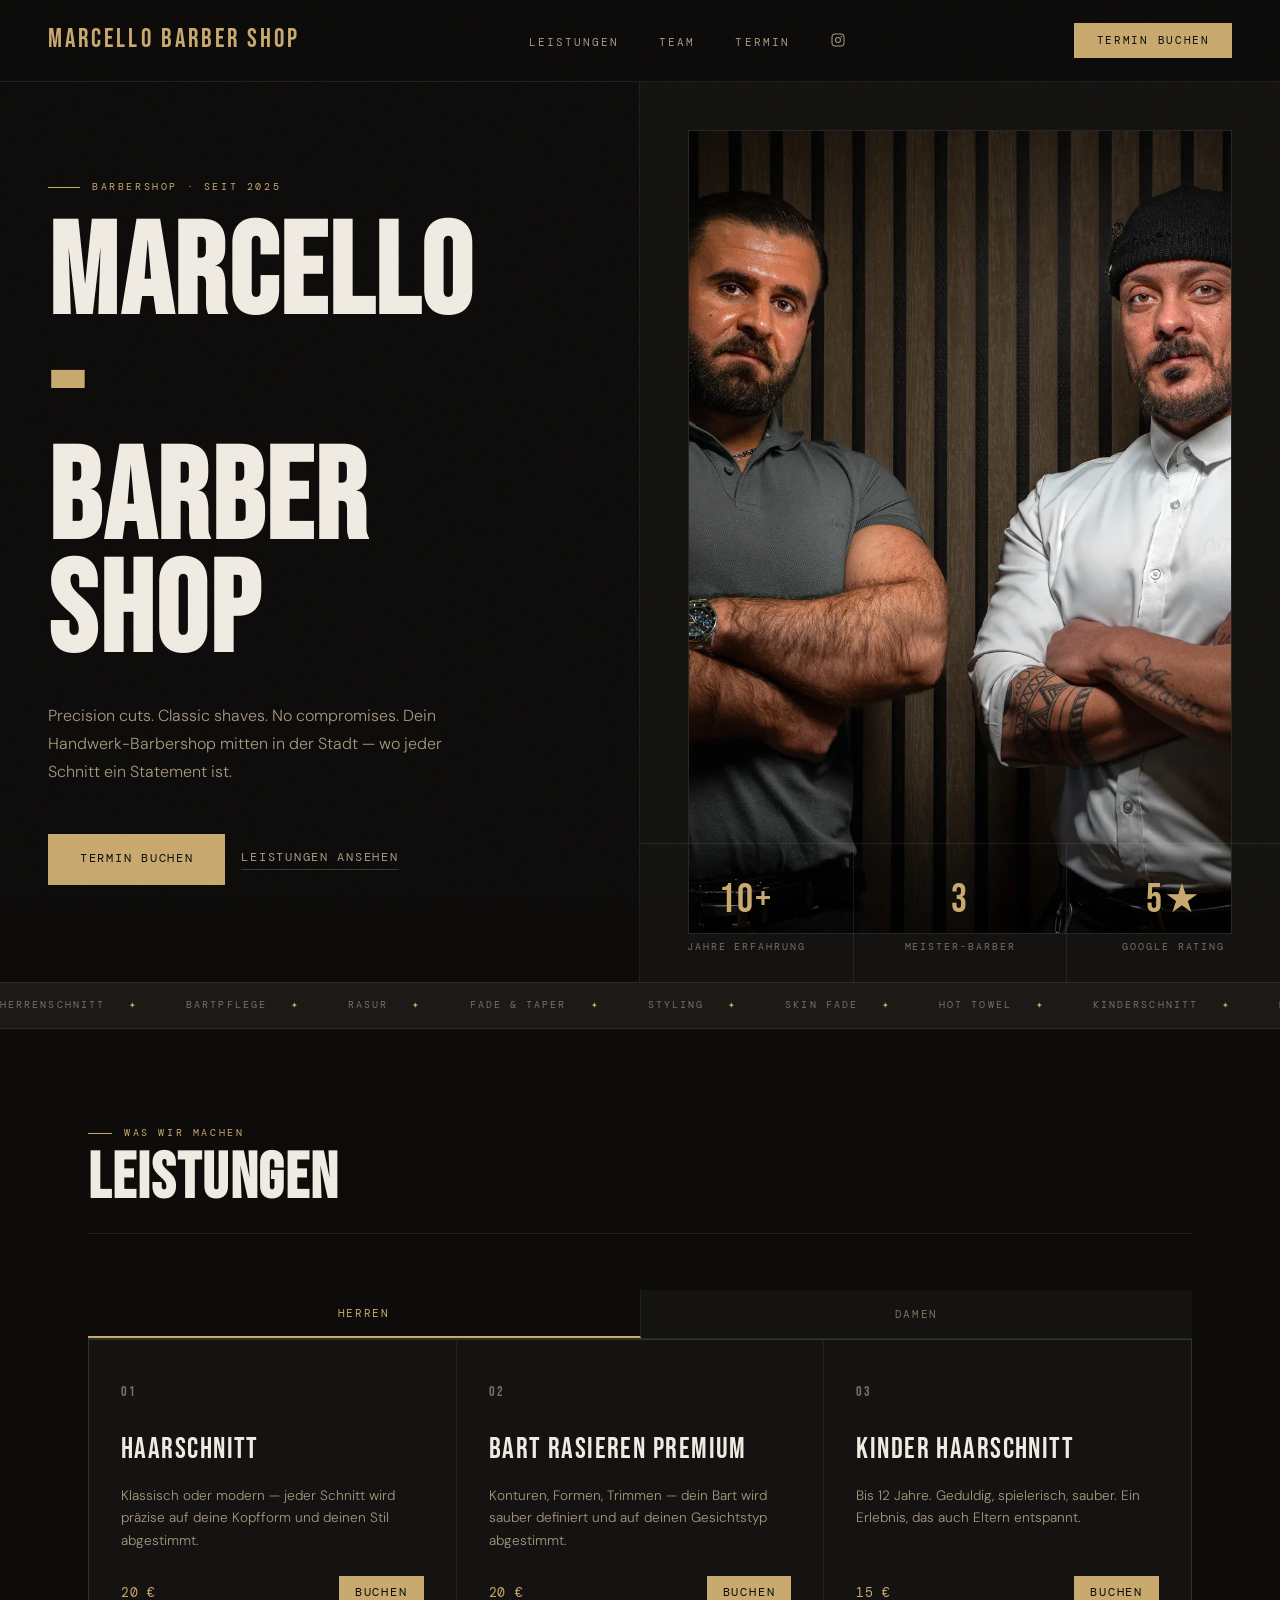
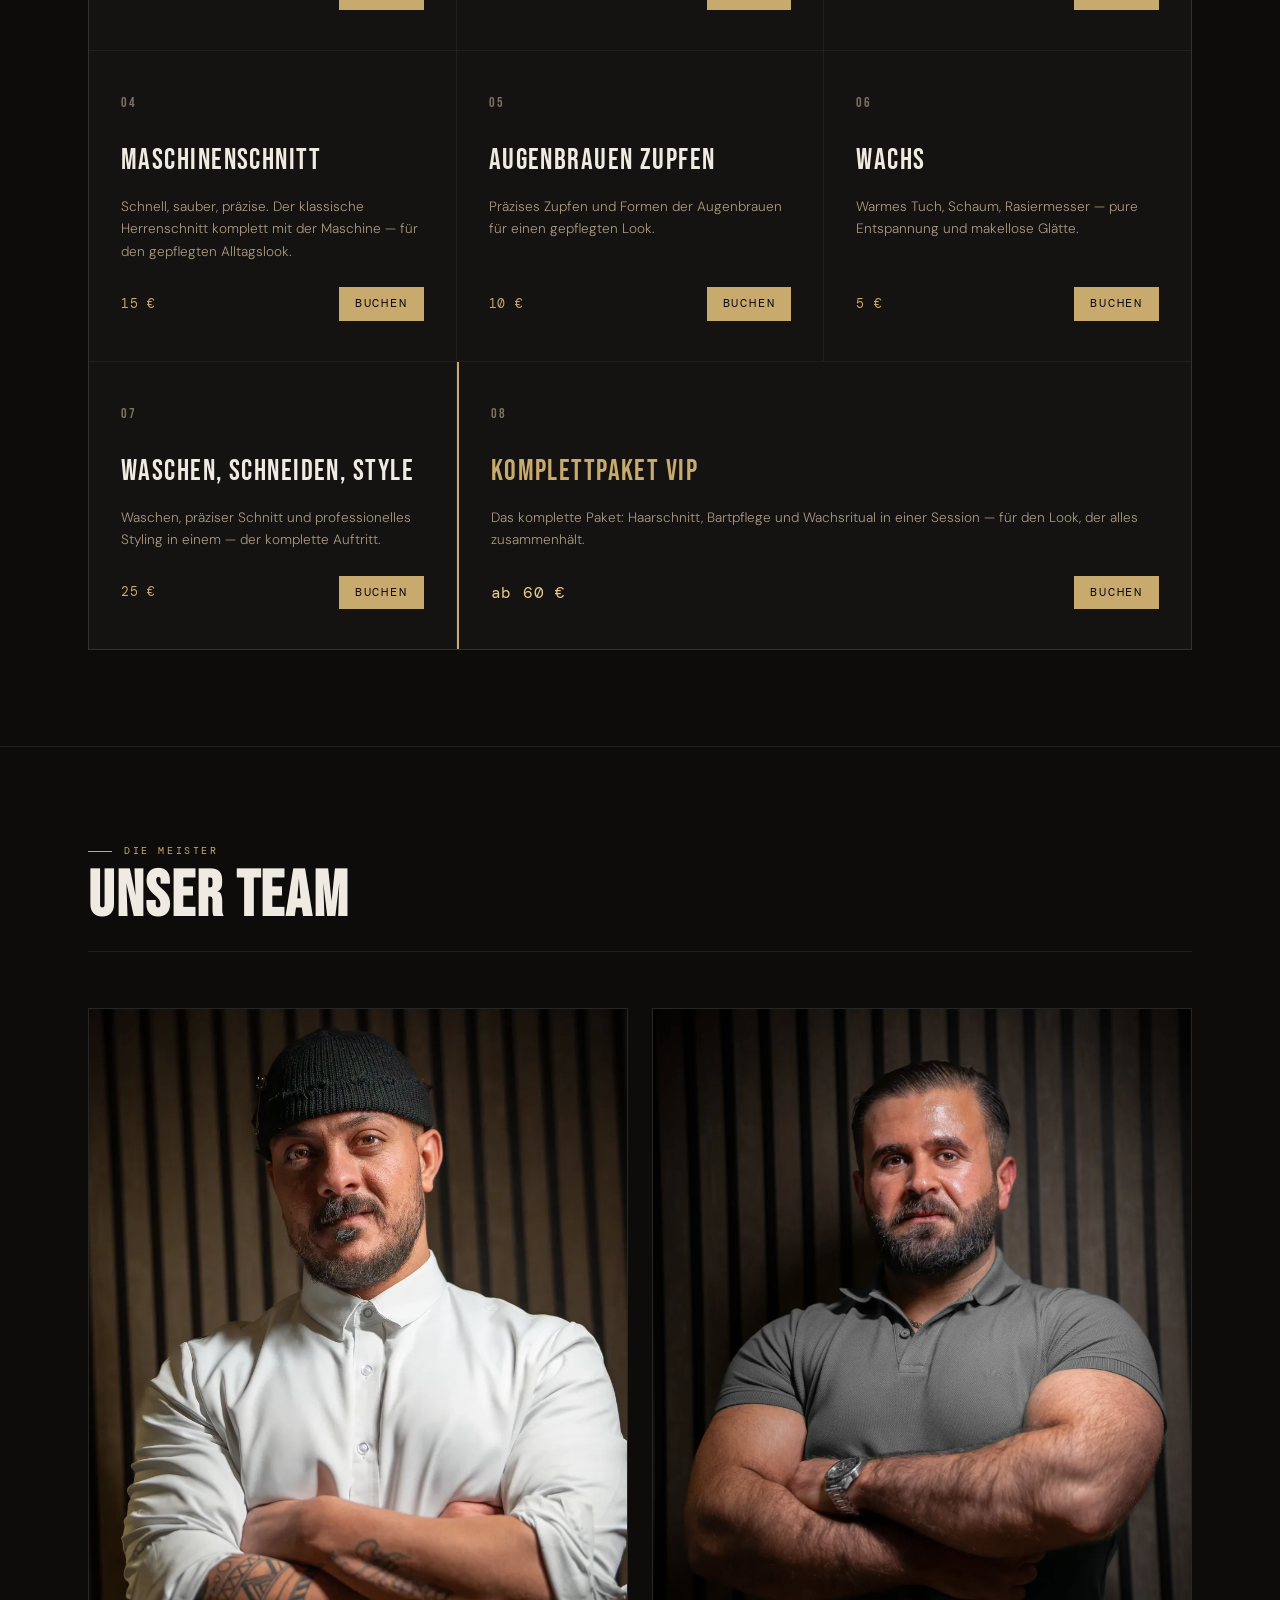
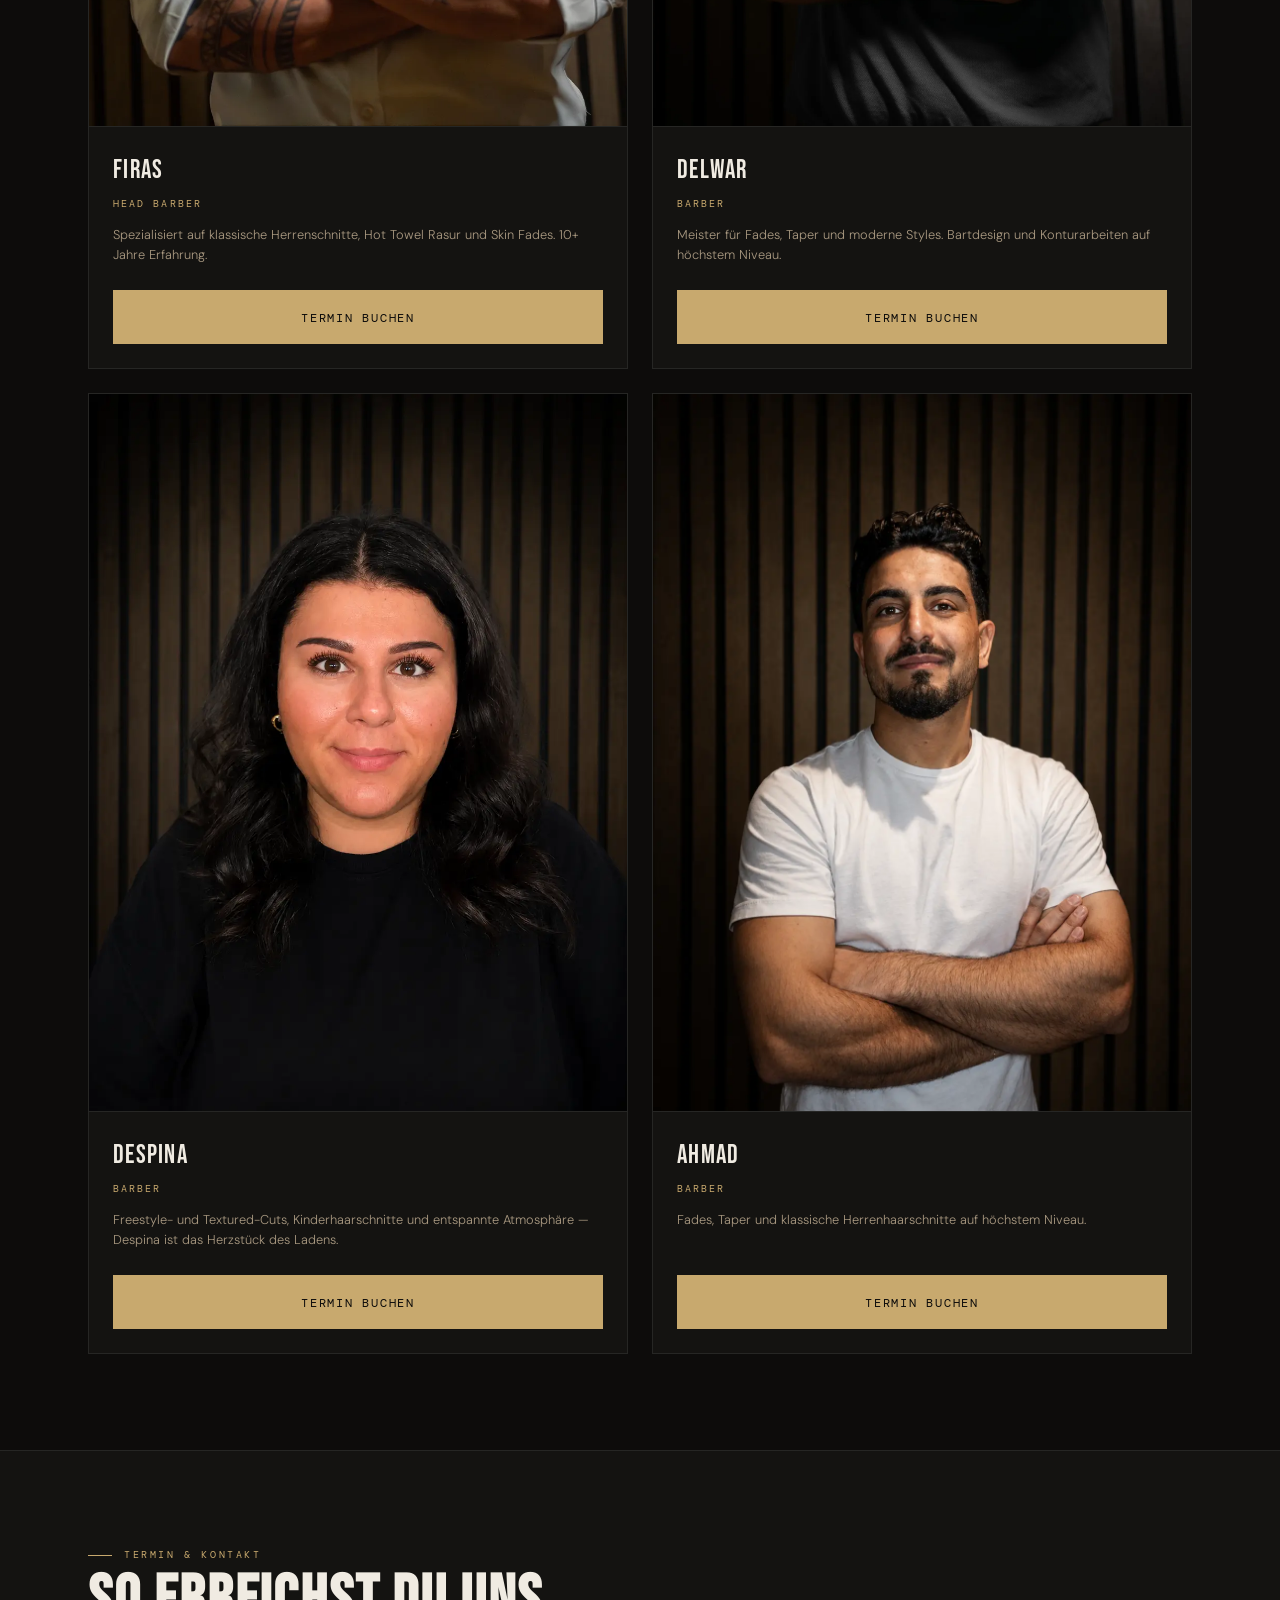
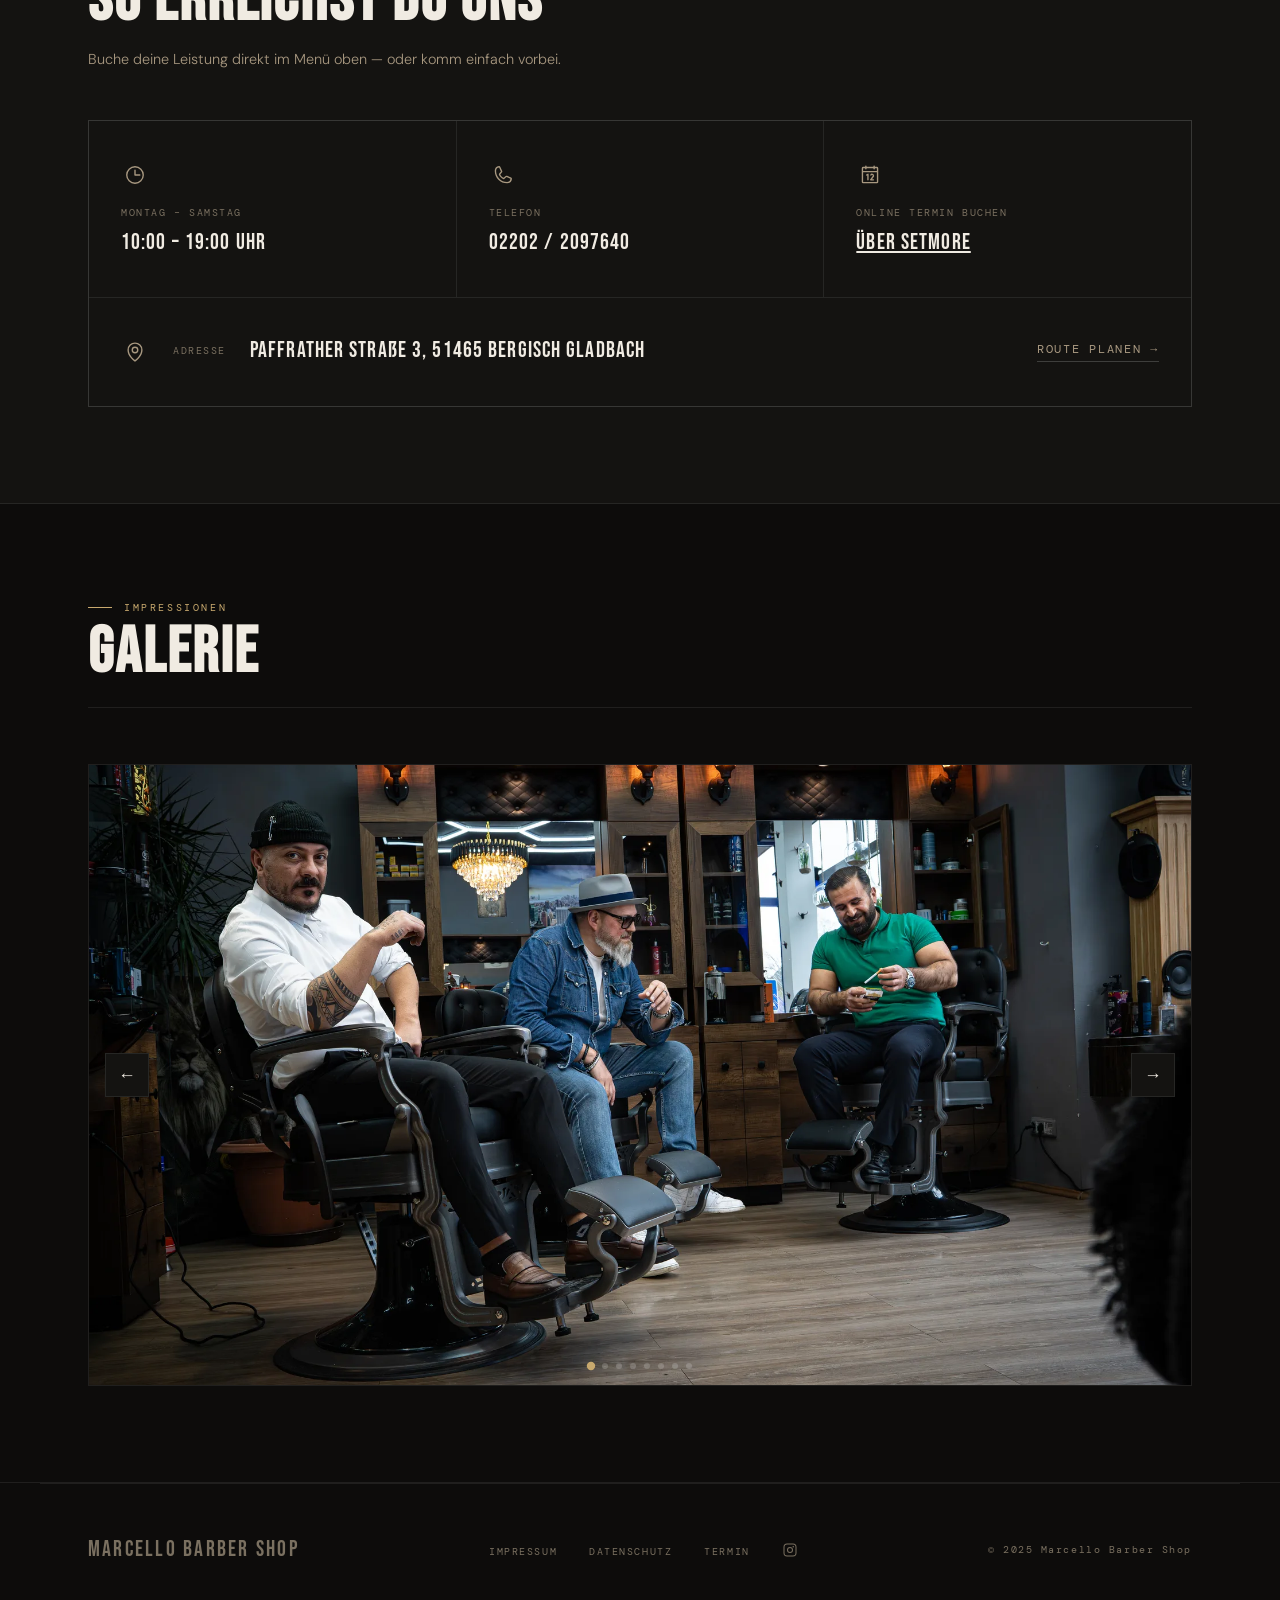
<file: index.html>
<!doctype html>
<html lang="de">
  <head>
    <meta charset="UTF-8" />
    <meta name="viewport" content="width=device-width, initial-scale=1.0" />

    <title>Marcello Barber Shop — Bergisch Gladbach</title>
    <meta name="description" content="Dein Barbershop in Bergisch Gladbach. Herrenschnitte, Bartpflege, Damen-Haarstyling & mehr. Jetzt online Termin buchen bei Firas, Delwar oder Despina." />
    <link rel="canonical" href="https://marcello-barber-shop.de/" />
    <link rel="icon" href="./public/favicon.ico" type="image/x-icon" />

    <!-- Open Graph -->
    <meta property="og:type" content="website" />
    <meta property="og:url" content="https://marcello-barber-shop.de/" />
    <meta property="og:title" content="Marcello Barber Shop — Bergisch Gladbach" />
    <meta property="og:description" content="Dein Barbershop in Bergisch Gladbach. Herrenschnitte, Bartpflege, Damen-Haarstyling & mehr. Jetzt online Termin buchen." />
    <meta property="og:image" content="https://marcello-barber-shop.de/assets/images/hero-2.webp" />
    <meta property="og:locale" content="de_DE" />

    <!-- Structured Data: LocalBusiness -->
    <script type="application/ld+json">
    {
      "@context": "https://schema.org",
      "@type": "HairSalon",
      "name": "Marcello Barber Shop",
      "url": "https://marcello-barber-shop.de",
      "telephone": "+4922022097640",
      "address": {
        "@type": "PostalAddress",
        "streetAddress": "Paffrather Straße 3",
        "addressLocality": "Bergisch Gladbach",
        "postalCode": "51465",
        "addressCountry": "DE"
      },
      "openingHoursSpecification": [
        {
          "@type": "OpeningHoursSpecification",
          "dayOfWeek": ["Monday","Tuesday","Wednesday","Thursday","Friday"],
          "opens": "09:00",
          "closes": "19:00"
        },
        {
          "@type": "OpeningHoursSpecification",
          "dayOfWeek": "Saturday",
          "opens": "09:00",
          "closes": "17:00"
        }
      ],
      "priceRange": "€€",
      "image": "https://marcello-barber-shop.de/assets/images/hero-2.webp"
    }
    </script>

    <link rel="stylesheet" href="./assets/styles/fonts.css" />
    <link rel="stylesheet" href="./assets/styles/style.css" />
  </head>
  <body>
    <!-- COOKIE BANNER -->
    <div id="cookie-banner" class="cookie-banner" hidden>
      <p class="cookie-text">
        Diese Website verwendet Cookies. Für die Terminbuchung werden Sie zu
        <strong>Setmore</strong> weitergeleitet.
        <a href="./datenschutz.html">Datenschutz</a>
      </p>
      <div class="cookie-actions">
        <button id="cookie-decline" class="btn-secondary">Ablehnen</button>
        <button id="cookie-accept" class="btn-primary">Akzeptieren</button>
      </div>
    </div>

    <!-- NAV -->
    <nav>
      <a class="nav-logo" href="#">Marcello Barber Shop</a>
      <ul class="nav-links">
        <li><a href="#services">Leistungen</a></li>
        <li><a href="#team">Team</a></li>
        <li><a href="https://barbershopmarcello.setmore.com">Termin</a></li>
        <li>
          <a href="https://www.instagram.com/barbershop_marcello_/" target="_blank" rel="noopener noreferrer" class="nav-instagram" aria-label="Instagram">
            <svg xmlns="http://www.w3.org/2000/svg" width="16" height="16" viewBox="0 0 256 256" fill="currentColor" aria-hidden="true"><path d="M128,80a48,48,0,1,0,48,48A48.05,48.05,0,0,0,128,80Zm0,80a32,32,0,1,1,32-32A32,32,0,0,1,128,160ZM176,24H80A56.06,56.06,0,0,0,24,80v96a56.06,56.06,0,0,0,56,56h96a56.06,56.06,0,0,0,56-56V80A56.06,56.06,0,0,0,176,24Zm40,152a40,40,0,0,1-40,40H80a40,40,0,0,1-40-40V80A40,40,0,0,1,80,40h96a40,40,0,0,1,40,40ZM192,76a12,12,0,1,1-12-12A12,12,0,0,1,192,76Z"/></svg>
          </a>
        </li>
      </ul>
      <a class="nav-cta" href="https://barbershopmarcello.setmore.com"
        >Termin buchen</a
      >
    </nav>

    <!-- HERO -->
    <section class="hero">
      <div class="hero-left">
        <div class="hero-eyebrow">Barbershop · seit 2025</div>
        <h1 class="hero-title">
          Marcello
          <span>-</span>
          Barber Shop
        </h1>
        <p class="hero-desc">
          Precision cuts. Classic shaves. No compromises. Dein
          Handwerk-Barbershop mitten in der Stadt — wo jeder Schnitt ein
          Statement ist.
        </p>
        <div class="hero-actions">
          <a class="btn-primary" href="https://barbershopmarcello.setmore.com"
            >Termin buchen</a
          >
          <a class="btn-secondary" href="#services">Leistungen ansehen</a>
        </div>
      </div>

      <div class="hero-right">
        <div class="hero-img-placeholder">
          <img
            src="./assets/images/hero-2.webp"
            alt="Bild des Friseursalons und des Teams"
            class="hero-img"
          />
        </div>

        <div class="hero-stat-strip">
          <div class="hero-stat">
            <span class="hero-stat-num">10+</span>
            <span class="hero-stat-label">Jahre Erfahrung</span>
          </div>
          <div class="hero-stat">
            <span class="hero-stat-num">3</span>
            <span class="hero-stat-label">Meister-Barber</span>
          </div>
          <div class="hero-stat">
            <span class="hero-stat-num">5★</span>
            <span class="hero-stat-label">Google Rating</span>
          </div>
        </div>
      </div>
    </section>

    <!-- MARQUEE -->
    <div class="marquee-wrap">
      <div class="marquee-track">
        <span class="marquee-item">Herrenschnitt</span>
        <span class="marquee-item">Bartpflege</span>
        <span class="marquee-item">Rasur</span>
        <span class="marquee-item">Fade & Taper</span>
        <span class="marquee-item">Styling</span>
        <span class="marquee-item">Skin Fade</span>
        <span class="marquee-item">Hot Towel</span>
        <span class="marquee-item">Kinderschnitt</span>
        <span class="marquee-item">Herrenschnitt</span>
        <span class="marquee-item">Bartpflege</span>
        <span class="marquee-item">Rasur</span>
        <span class="marquee-item">Fade & Taper</span>
        <span class="marquee-item">Styling</span>
        <span class="marquee-item">Skin Fade</span>
        <span class="marquee-item">Hot Towel</span>
        <span class="marquee-item">Kinderschnitt</span>
      </div>
    </div>

    <!-- SERVICES -->
    <section id="services" class="section">
      <div class="section-header">
        <div>
          <div class="section-label">Was wir machen</div>
          <h2 class="section-title">Leistungen</h2>
        </div>
      </div>

      <div class="barber-tabs" id="services-tabs">
        <button class="barber-tab active" data-tab="herren">Herren</button>
        <button class="barber-tab" data-tab="damen">Damen</button>
      </div>

      <div id="services-grid" class="services-grid"></div>
    </section>

    <script src="./assets/js/services.js"></script>

    <hr class="divider" />

    <!-- TEAM -->
    <section id="team" class="section">
      <div class="section-header">
        <div>
          <div class="section-label">Die Meister</div>
          <h2 class="section-title">Unser Team</h2>
        </div>
        <!-- <a class="btn-secondary" href="#booking">Barber wählen →</a> -->
      </div>

      <div class="team-grid">
        <div class="team-card">
          <div class="team-photo">
            <img
              src="./assets/images/firas-profile.webp"
              class="team-photo-inner"
              alt="Firas"
            />
          </div>
          <div class="team-info">
            <div class="team-name">Firas</div>
            <div class="team-role">Head Barber</div>
            <p class="team-spec">
              Spezialisiert auf klassische Herrenschnitte, Hot Towel Rasur und
              Skin Fades. 10+ Jahre Erfahrung.
            </p>
            <a
              class="btn-primary team-book-btn"
              href="https://barbershopmarcello.setmore.com/firas"
              target="_blank"
              rel="noopener noreferrer"
              >Termin buchen</a
            >
          </div>
        </div>
        <div class="team-card">
          <div class="team-photo">
            <img
              src="./assets/images/delwar-profile.webp"
              class="team-photo-inner"
              alt="Delwar"
            />
          </div>
          <div class="team-info">
            <div class="team-name">Delwar</div>
            <div class="team-role">Barber</div>
            <p class="team-spec">
              Meister für Fades, Taper und moderne Styles. Bartdesign und
              Konturarbeiten auf höchstem Niveau.
            </p>
            <a
              class="btn-primary team-book-btn"
              href="https://barbershopmarcello.setmore.com/delwar"
              target="_blank"
              rel="noopener noreferrer"
              >Termin buchen</a
            >
          </div>
        </div>
        <div class="team-card">
          <div class="team-photo">
            <img
              src="./assets/images/despina-profile.webp"
              class="team-photo-inner"
              alt="Despina"
            />
          </div>
          <div class="team-info">
            <div class="team-name">Despina</div>
            <div class="team-role">Barber</div>
            <p class="team-spec">
              Freestyle- und Textured-Cuts, Kinderhaarschnitte und entspannte
              Atmosphäre — Despina ist das Herzstück des Ladens.
            </p>
            <a
              class="btn-primary team-book-btn"
              href="https://barbershopmarcello.setmore.com/despina"
              target="_blank"
              rel="noopener noreferrer"
              >Termin buchen</a
            >
          </div>
        </div>
        <div class="team-card">
          <div class="team-photo">
            <img
              src="./assets/images/ahmad-profile.webp"
              class="team-photo-inner"
              alt="Ahmad"
            />
          </div>
          <div class="team-info">
            <div class="team-name">Ahmad</div>
            <div class="team-role">Barber</div>
            <p class="team-spec">
              Fades, Taper und klassische Herrenhaarschnitte auf höchstem Niveau.
            </p>
            <a
              class="btn-primary team-book-btn"
              href="https://barbershopmarcello.setmore.com/ahmad"
              target="_blank"
              rel="noopener noreferrer"
              >Termin buchen</a
            >
          </div>
        </div>
      </div>
    </section>

    <!-- BOOKING -->
    <section id="booking">
      <div class="booking-inner">
        <div class="booking-header">
          <div class="section-label">Termin & Kontakt</div>
          <h2 class="section-title">So erreichst du uns</h2>
          <p class="booking-sub">
            Buche deine Leistung direkt im Menü oben — oder komm einfach vorbei.
          </p>
        </div>

        <div class="info-grid">
          <div class="info-card">
            <div class="info-card-icon">
              <img
                src="./assets/icons/clock.svg"
                alt="Öffnungszeiten"
                width="22"
                height="22"
              />
            </div>
            <div class="info-card-label">Montag – Samstag</div>
            <div class="info-card-value">10:00 – 19:00 Uhr</div>
          </div>

          <div class="info-card">
            <div class="info-card-icon">
              <img
                src="./assets/icons/phone.svg"
                alt="Telefon"
                width="22"
                height="22"
              />
            </div>
            <div class="info-card-label">Telefon</div>
            <div class="info-card-value">
              <a class="phone-link" href="tel:022022097640">02202 / 2097640</a>
            </div>
          </div>

          <div class="info-card">
            <div class="info-card-icon">
              <img
                src="./assets/icons/calendar.svg"
                alt="Samstag"
                width="22"
                height="22"
              />
            </div>
            <div class="info-card-label">Online Termin buchen</div>
            <a class="info-card-value" href="https://barbershopmarcello.setmore.com/" target="_blank" rel="noopener noreferrer">über setmore</a>
          </div>

          <div class="info-card info-card--wide">
            <div class="info-card-icon">
              <img
                src="./assets/icons/map-pin.svg"
                alt="Adresse"
                width="22"
                height="22"
              />
            </div>
            <div class="info-card-label">Adresse</div>
            <div class="info-card-value">
              Paffrather Straße 3, 51465 Bergisch Gladbach
            </div>
            <a
              href="https://maps.app.goo.gl/yTPuYgtQNsbe4wLJ9"
              target="_blank"
              class="btn-secondary info-card-cta"
              >Route planen →</a
            >
          </div>
        </div>
      </div>
    </section>

    <!-- GALLERY -->
    <section id="gallery" class="section">
      <div class="section-header">
        <div>
          <div class="section-label">Impressionen</div>
          <h2 class="section-title">Galerie</h2>
        </div>
      </div>

      <div class="slider-wrapper">
        <div class="slider" id="gallery-slider">
          <div class="slide">
            <img
              src="./assets/images/hero.webp"
              alt="Barbershop Impressionen"
            />
          </div>
          <div class="slide">
            <img
              src="./assets/images/A7408112.webp"
              alt="Barbershop Impressionen"
            />
          </div>
          <div class="slide">
            <img
              src="./assets/images/A7408158.webp"
              alt="Barbershop Impressionen"
            />
          </div>
          <div class="slide">
            <img
              src="./assets/images/A7408289.webp"
              alt="Barbershop Impressionen"
            />
          </div>
          <div class="slide">
            <img
              src="./assets/images/A7408264.webp"
              alt="Barbershop Impressionen"
            />
          </div>
          <div class="slide">
            <img
              src="./assets/images/A7408297.webp"
              alt="Barbershop Impressionen"
            />
          </div>
          <div class="slide">
            <img
              src="./assets/images/A7408336.webp"
              alt="Barbershop Impressionen"
            />
          </div>
          <div class="slide">
            <img
              src="./assets/images/A7408485.webp"
              alt="Barbershop Impressionen"
            />
          </div>
        </div>

        <button
          class="slider-btn slider-btn--prev"
          aria-label="Vorheriges Bild"
        >
          &#8592;
        </button>
        <button class="slider-btn slider-btn--next" aria-label="Nächstes Bild">
          &#8594;
        </button>

        <div class="slider-dots" id="slider-dots"></div>
      </div>
    </section>

    <hr class="divider" />

    <!-- FOOTER -->
    <footer>
      <div class="footer-logo">Marcello Barber Shop</div>
      <ul class="footer-links">
        <li><a href="./impressum.html">Impressum</a></li>
        <li><a href="./datenschutz.html">Datenschutz</a></li>
        <li><a href="#booking">Termin</a></li>
        <li>
          <a href="https://www.instagram.com/barbershop_marcello_/" target="_blank" rel="noopener noreferrer" class="footer-instagram" aria-label="Instagram">
            <svg xmlns="http://www.w3.org/2000/svg" width="16" height="16" viewBox="0 0 256 256" fill="currentColor" aria-hidden="true"><path d="M128,80a48,48,0,1,0,48,48A48.05,48.05,0,0,0,128,80Zm0,80a32,32,0,1,1,32-32A32,32,0,0,1,128,160ZM176,24H80A56.06,56.06,0,0,0,24,80v96a56.06,56.06,0,0,0,56,56h96a56.06,56.06,0,0,0,56-56V80A56.06,56.06,0,0,0,176,24Zm40,152a40,40,0,0,1-40,40H80a40,40,0,0,1-40-40V80A40,40,0,0,1,80,40h96a40,40,0,0,1,40,40ZM192,76a12,12,0,1,1-12-12A12,12,0,0,1,192,76Z"/></svg>
          </a>
        </li>
      </ul>
      <div class="footer-copy">© 2025 Marcello Barber Shop</div>
    </footer>

    <script>
      (function () {
        const slider = document.getElementById("gallery-slider");
        const dotsContainer = document.getElementById("slider-dots");
        const slides = slider.querySelectorAll(".slide");
        let current = 0;

        slides.forEach((_, i) => {
          const dot = document.createElement("button");
          dot.className = "slider-dot" + (i === 0 ? " active" : "");
          dot.setAttribute("aria-label", `Bild ${i + 1}`);
          dot.addEventListener("click", () => goTo(i));
          dotsContainer.appendChild(dot);
        });

        function goTo(n) {
          current = (n + slides.length) % slides.length;
          slider.style.transform = `translateX(-${current * 100}%)`;
          dotsContainer
            .querySelectorAll(".slider-dot")
            .forEach((d, i) => d.classList.toggle("active", i === current));
        }

        document
          .querySelector(".slider-btn--prev")
          .addEventListener("click", () => goTo(current - 1));
        document
          .querySelector(".slider-btn--next")
          .addEventListener("click", () => goTo(current + 1));

        let touchStartX = 0;
        slider.addEventListener(
          "touchstart",
          (e) => {
            touchStartX = e.touches[0].clientX;
          },
          { passive: true },
        );
        slider.addEventListener("touchend", (e) => {
          const diff = touchStartX - e.changedTouches[0].clientX;
          if (Math.abs(diff) > 50) goTo(diff > 0 ? current + 1 : current - 1);
        });
      })();
    </script>
  </body>
</html>
<!-- force update gh pages -->
</file>
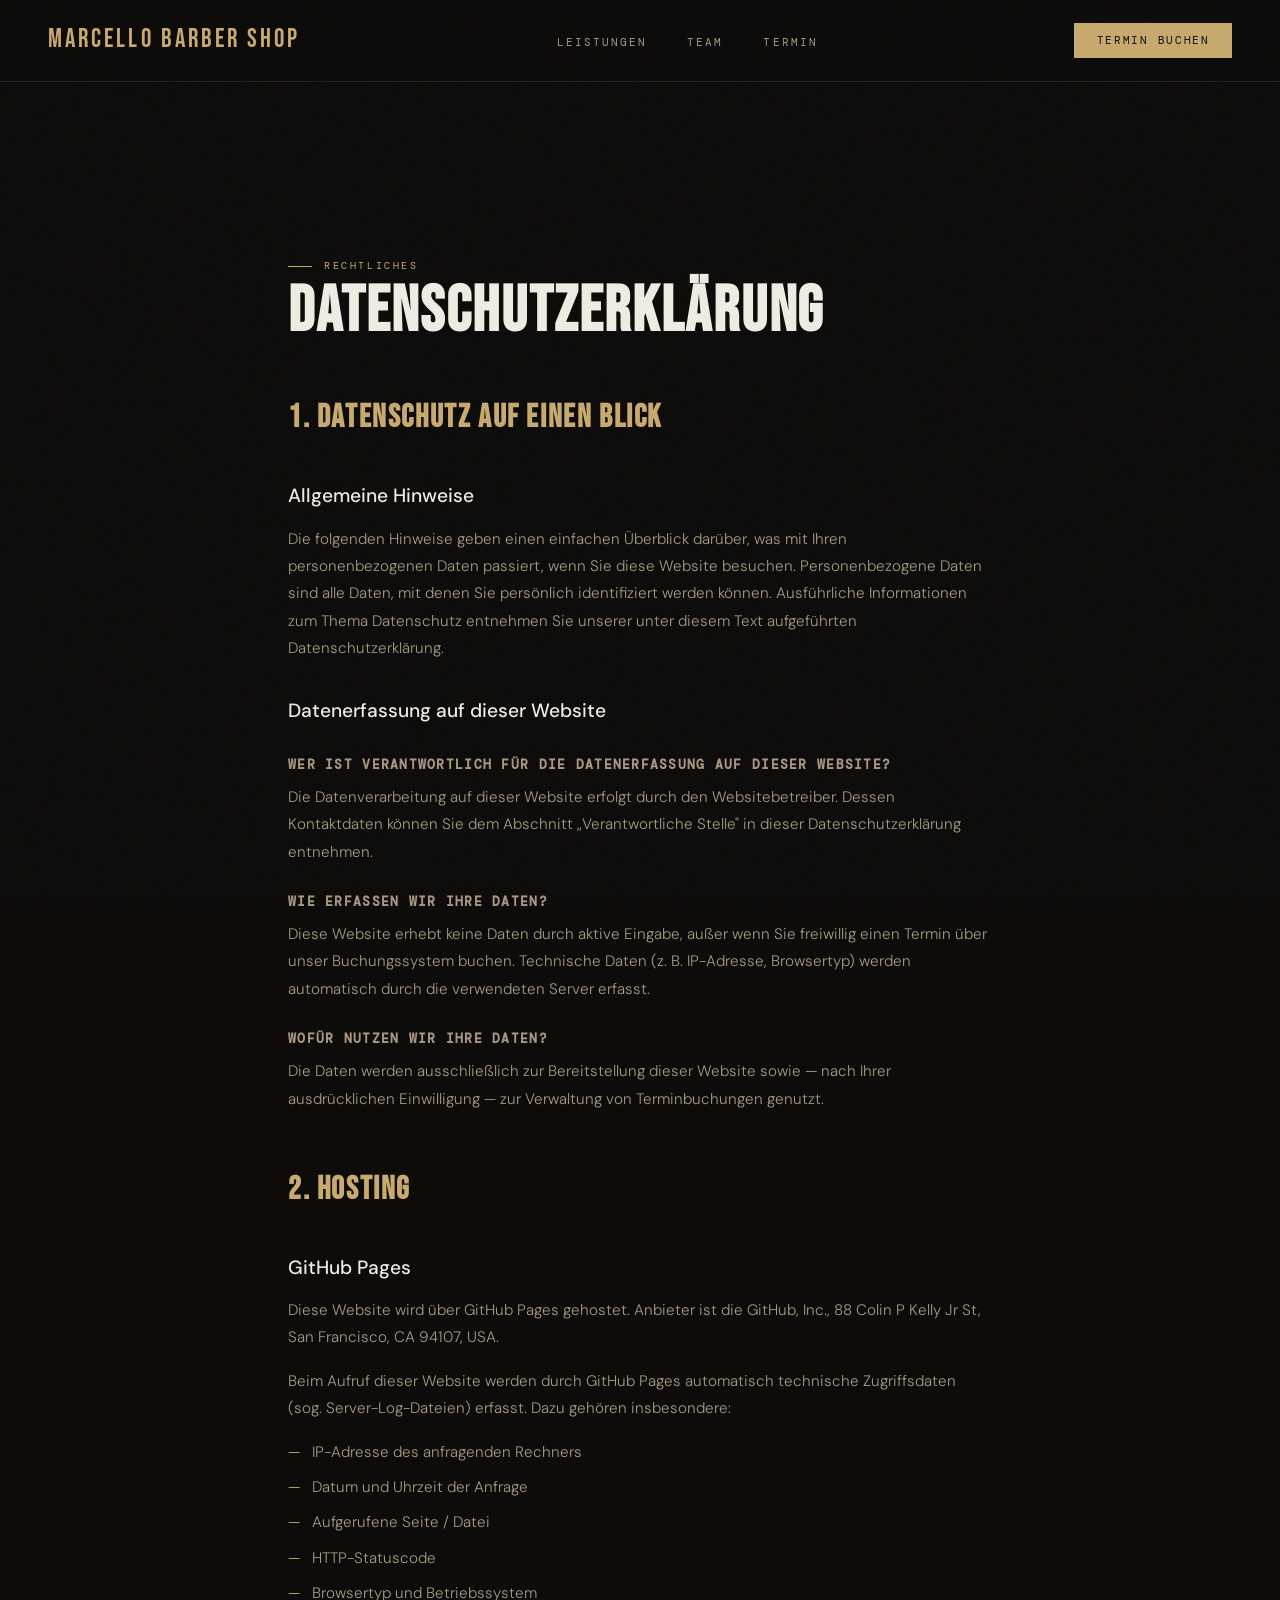
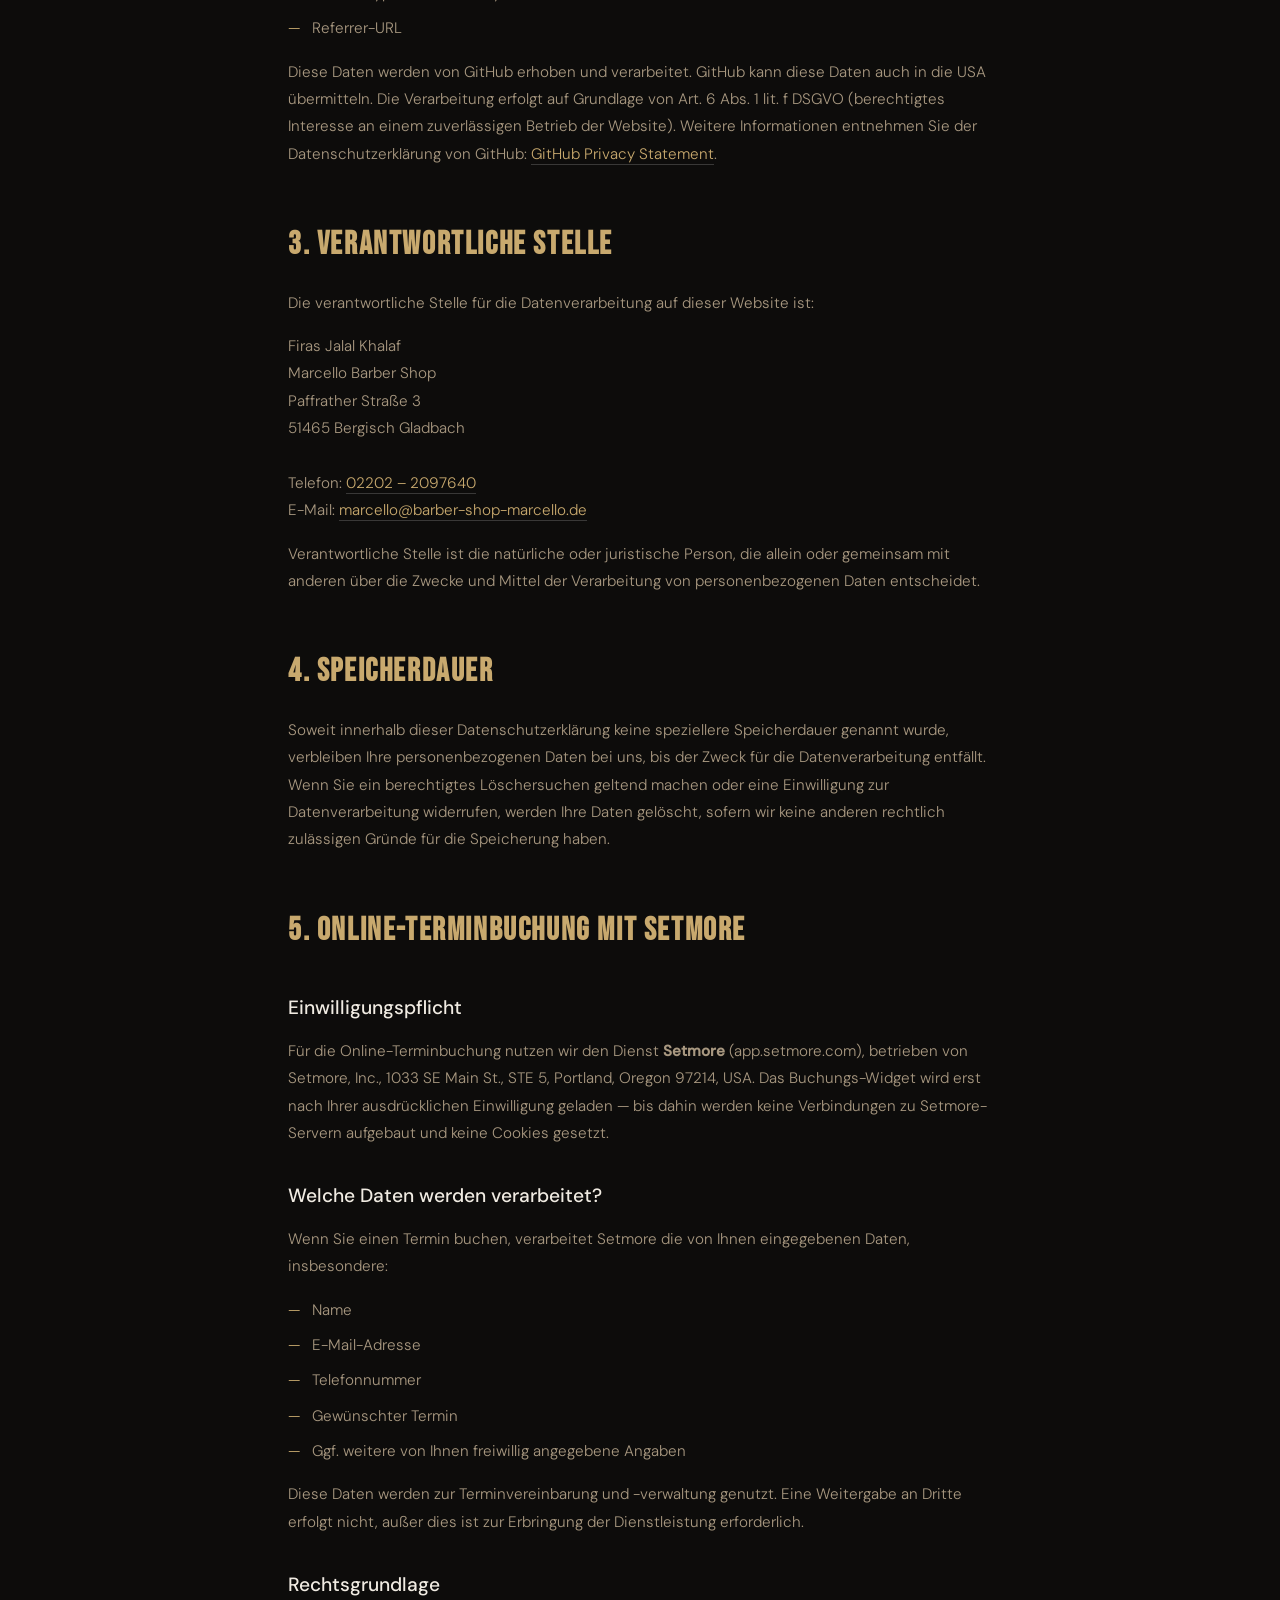
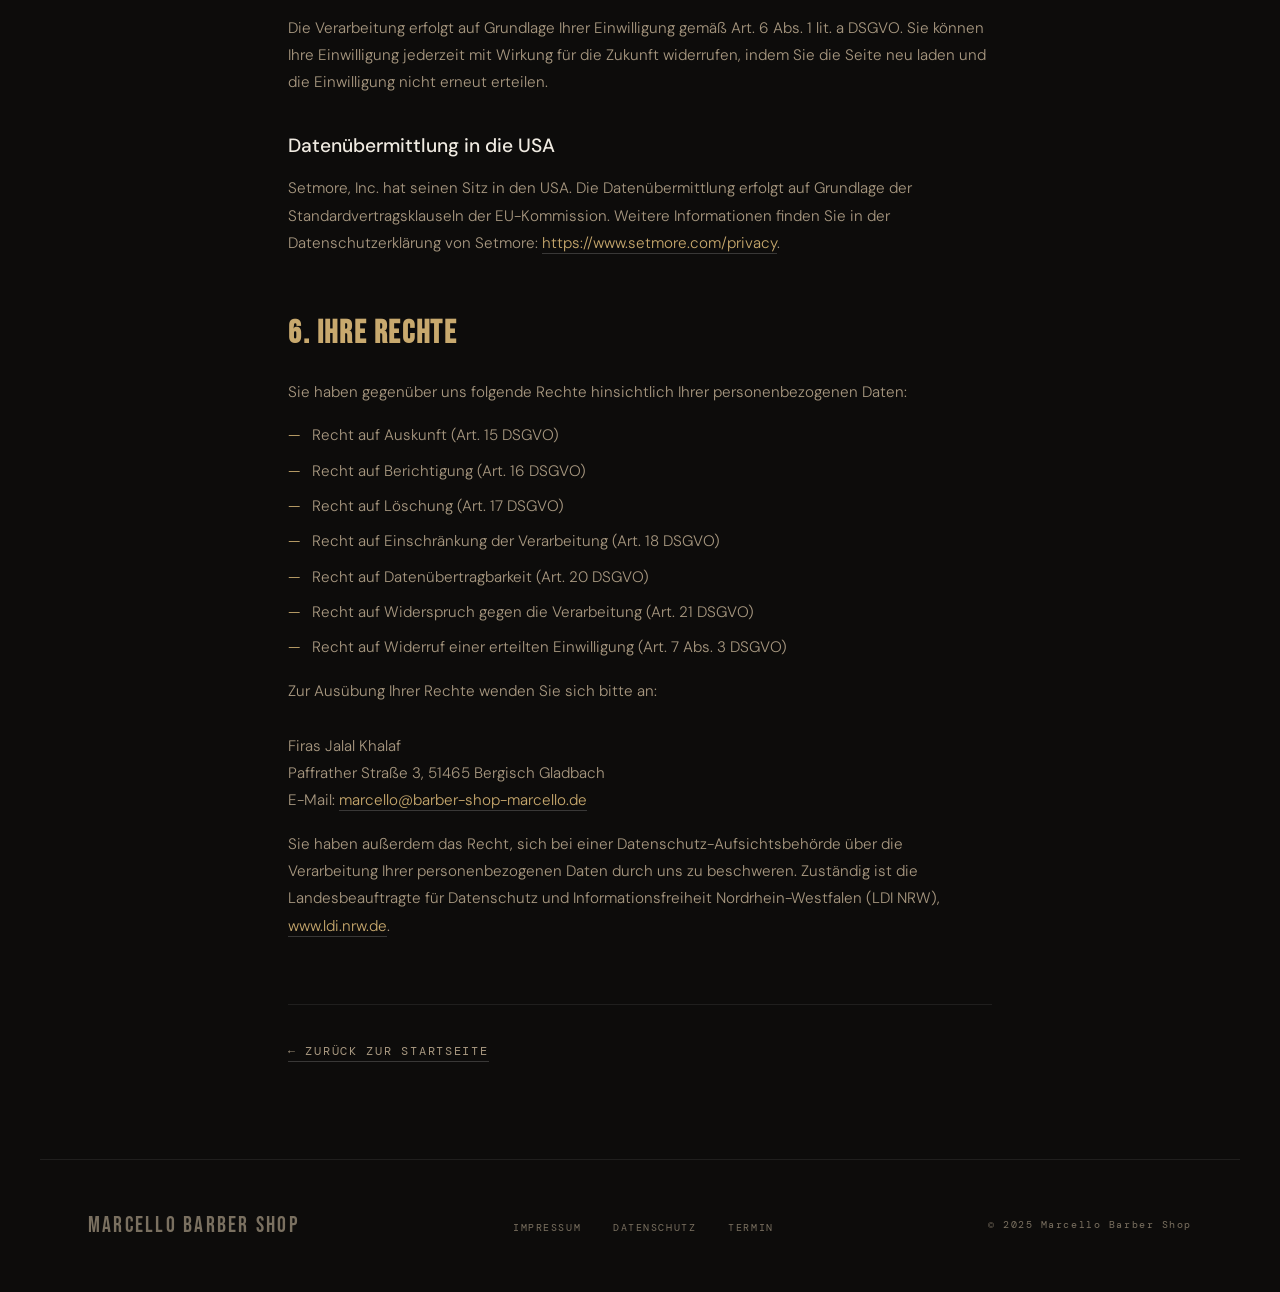
<file: datenschutz.html>
<!doctype html>
<html lang="de">
  <head>
    <meta charset="UTF-8" />
    <meta name="viewport" content="width=device-width, initial-scale=1.0" />
    <title>Datenschutzerklärung — Marcello Barber Shop</title>
    <link rel="stylesheet" href="./assets/styles/fonts.css" />
    <link rel="stylesheet" href="./assets/styles/style.css" />
  </head>
  <body>
    <!-- NAV -->
    <nav>
      <a class="nav-logo" href="./index.html">Marcello Barber Shop</a>
      <ul class="nav-links">
        <li><a href="./index.html#services">Leistungen</a></li>
        <li><a href="./index.html#team">Team</a></li>
        <li><a href="./index.html#booking">Termin</a></li>
      </ul>
      <a class="nav-cta" href="./index.html#booking">Termin buchen</a>
    </nav>

    <!-- LEGAL PAGE -->
    <section class="legal-page">
      <div class="legal-container">
        <div class="section-label">Rechtliches</div>
        <h1 class="legal-title">Datenschutzerklärung</h1>

        <div class="legal-content">
          <h2>1. Datenschutz auf einen Blick</h2>

          <h3>Allgemeine Hinweise</h3>
          <p>
            Die folgenden Hinweise geben einen einfachen Überblick darüber, was mit Ihren
            personenbezogenen Daten passiert, wenn Sie diese Website besuchen. Personenbezogene
            Daten sind alle Daten, mit denen Sie persönlich identifiziert werden können.
            Ausführliche Informationen zum Thema Datenschutz entnehmen Sie unserer unter diesem
            Text aufgeführten Datenschutzerklärung.
          </p>

          <h3>Datenerfassung auf dieser Website</h3>
          <h4>Wer ist verantwortlich für die Datenerfassung auf dieser Website?</h4>
          <p>
            Die Datenverarbeitung auf dieser Website erfolgt durch den Websitebetreiber. Dessen
            Kontaktdaten können Sie dem Abschnitt „Verantwortliche Stelle" in dieser
            Datenschutzerklärung entnehmen.
          </p>

          <h4>Wie erfassen wir Ihre Daten?</h4>
          <p>
            Diese Website erhebt keine Daten durch aktive Eingabe, außer wenn Sie freiwillig
            einen Termin über unser Buchungssystem buchen. Technische Daten (z.&nbsp;B.
            IP-Adresse, Browsertyp) werden automatisch durch die verwendeten Server erfasst.
          </p>

          <h4>Wofür nutzen wir Ihre Daten?</h4>
          <p>
            Die Daten werden ausschließlich zur Bereitstellung dieser Website sowie — nach
            Ihrer ausdrücklichen Einwilligung — zur Verwaltung von Terminbuchungen genutzt.
          </p>

          <h2>2. Hosting</h2>

          <h3>GitHub Pages</h3>
          <p>
            Diese Website wird über GitHub Pages gehostet. Anbieter ist die GitHub, Inc.,
            88 Colin P Kelly Jr St, San Francisco, CA 94107, USA.
          </p>
          <p>
            Beim Aufruf dieser Website werden durch GitHub Pages automatisch technische
            Zugriffsdaten (sog. Server-Log-Dateien) erfasst. Dazu gehören insbesondere:
          </p>
          <ul>
            <li>IP-Adresse des anfragenden Rechners</li>
            <li>Datum und Uhrzeit der Anfrage</li>
            <li>Aufgerufene Seite / Datei</li>
            <li>HTTP-Statuscode</li>
            <li>Browsertyp und Betriebssystem</li>
            <li>Referrer-URL</li>
          </ul>
          <p>
            Diese Daten werden von GitHub erhoben und verarbeitet. GitHub kann diese Daten
            auch in die USA übermitteln. Die Verarbeitung erfolgt auf Grundlage von Art. 6
            Abs. 1 lit. f DSGVO (berechtigtes Interesse an einem zuverlässigen Betrieb der
            Website). Weitere Informationen entnehmen Sie der Datenschutzerklärung von GitHub:
            <a href="https://docs.github.com/en/site-policy/privacy-policies/github-general-privacy-statement" target="_blank" rel="noopener noreferrer">GitHub Privacy Statement</a>.
          </p>

          <h2>3. Verantwortliche Stelle</h2>
          <p>
            Die verantwortliche Stelle für die Datenverarbeitung auf dieser Website ist:
          </p>
          <p>
            Firas Jalal Khalaf<br>
            Marcello Barber Shop<br>
            Paffrather Straße 3<br>
            51465 Bergisch Gladbach<br><br>
            Telefon: <a href="tel:+4902202209764">02202 – 2097640</a><br>
            E-Mail: <a href="mailto:marcello@barber-shop-marcello.de">marcello@barber-shop-marcello.de</a>
          </p>
          <p>
            Verantwortliche Stelle ist die natürliche oder juristische Person, die allein oder
            gemeinsam mit anderen über die Zwecke und Mittel der Verarbeitung von
            personenbezogenen Daten entscheidet.
          </p>

          <h2>4. Speicherdauer</h2>
          <p>
            Soweit innerhalb dieser Datenschutzerklärung keine speziellere Speicherdauer
            genannt wurde, verbleiben Ihre personenbezogenen Daten bei uns, bis der Zweck für
            die Datenverarbeitung entfällt. Wenn Sie ein berechtigtes Löschersuchen geltend
            machen oder eine Einwilligung zur Datenverarbeitung widerrufen, werden Ihre Daten
            gelöscht, sofern wir keine anderen rechtlich zulässigen Gründe für die Speicherung
            haben.
          </p>

          <h2>5. Online-Terminbuchung mit Setmore</h2>

          <h3>Einwilligungspflicht</h3>
          <p>
            Für die Online-Terminbuchung nutzen wir den Dienst <strong>Setmore</strong>
            (app.setmore.com), betrieben von Setmore, Inc., 1033 SE Main St., STE 5, Portland, Oregon 97214, USA. 
            Das Buchungs-Widget wird erst nach Ihrer
            ausdrücklichen Einwilligung geladen — bis dahin werden keine Verbindungen
            zu Setmore-Servern aufgebaut und keine Cookies gesetzt.
          </p>

          <h3>Welche Daten werden verarbeitet?</h3>
          <p>
            Wenn Sie einen Termin buchen, verarbeitet Setmore die von Ihnen eingegebenen Daten,
            insbesondere:
          </p>
          <ul>
            <li>Name</li>
            <li>E-Mail-Adresse</li>
            <li>Telefonnummer</li>
            <li>Gewünschter Termin</li>
            <li>Ggf. weitere von Ihnen freiwillig angegebene Angaben</li>
          </ul>
          <p>
            Diese Daten werden zur Terminvereinbarung und -verwaltung genutzt. Eine Weitergabe
            an Dritte erfolgt nicht, außer dies ist zur Erbringung der Dienstleistung
            erforderlich.
          </p>

          <h3>Rechtsgrundlage</h3>
          <p>
            Die Verarbeitung erfolgt auf Grundlage Ihrer Einwilligung gemäß Art. 6 Abs. 1
            lit. a DSGVO. Sie können Ihre Einwilligung jederzeit mit Wirkung für die Zukunft
            widerrufen, indem Sie die Seite neu laden und die Einwilligung nicht erneut
            erteilen.
          </p>

          <h3>Datenübermittlung in die USA</h3>
          <p>
            Setmore, Inc. hat seinen Sitz in den USA. Die Datenübermittlung erfolgt auf
            Grundlage der Standardvertragsklauseln der EU-Kommission. Weitere Informationen
            finden Sie in der Datenschutzerklärung von Setmore:
            <a href="https://www.setmore.com/privacy" target="_blank" rel="noopener noreferrer">https://www.setmore.com/privacy</a>.
          </p>

          <h2>6. Ihre Rechte</h2>
          <p>
            Sie haben gegenüber uns folgende Rechte hinsichtlich Ihrer personenbezogenen Daten:
          </p>
          <ul>
            <li>Recht auf Auskunft (Art. 15 DSGVO)</li>
            <li>Recht auf Berichtigung (Art. 16 DSGVO)</li>
            <li>Recht auf Löschung (Art. 17 DSGVO)</li>
            <li>Recht auf Einschränkung der Verarbeitung (Art. 18 DSGVO)</li>
            <li>Recht auf Datenübertragbarkeit (Art. 20 DSGVO)</li>
            <li>Recht auf Widerspruch gegen die Verarbeitung (Art. 21 DSGVO)</li>
            <li>Recht auf Widerruf einer erteilten Einwilligung (Art. 7 Abs. 3 DSGVO)</li>
          </ul>
          <p>
            Zur Ausübung Ihrer Rechte wenden Sie sich bitte an:<br><br>
            Firas Jalal Khalaf<br>
            Paffrather Straße 3, 51465 Bergisch Gladbach<br>
            E-Mail: <a href="mailto:marcello@barber-shop-marcello.de">marcello@barber-shop-marcello.de</a>
          </p>
          <p>
            Sie haben außerdem das Recht, sich bei einer Datenschutz-Aufsichtsbehörde über
            die Verarbeitung Ihrer personenbezogenen Daten durch uns zu beschweren. Zuständig
            ist die Landesbeauftragte für Datenschutz und Informationsfreiheit
            Nordrhein-Westfalen (LDI NRW), <a href="https://www.ldi.nrw.de" target="_blank" rel="noopener noreferrer">www.ldi.nrw.de</a>.
          </p>
        </div>

        <div class="legal-back">
          <a class="btn-secondary" href="./index.html">← Zurück zur Startseite</a>
        </div>
      </div>
    </section>

    <!-- FOOTER -->
    <footer>
      <div class="footer-logo">Marcello Barber Shop</div>
      <ul class="footer-links">
        <li><a href="./impressum.html">Impressum</a></li>
        <li><a href="./datenschutz.html">Datenschutz</a></li>
        <li><a href="./index.html#booking">Termin</a></li>
      </ul>
      <div class="footer-copy">© 2025 Marcello Barber Shop</div>
    </footer>
  </body>
</html>
</file>
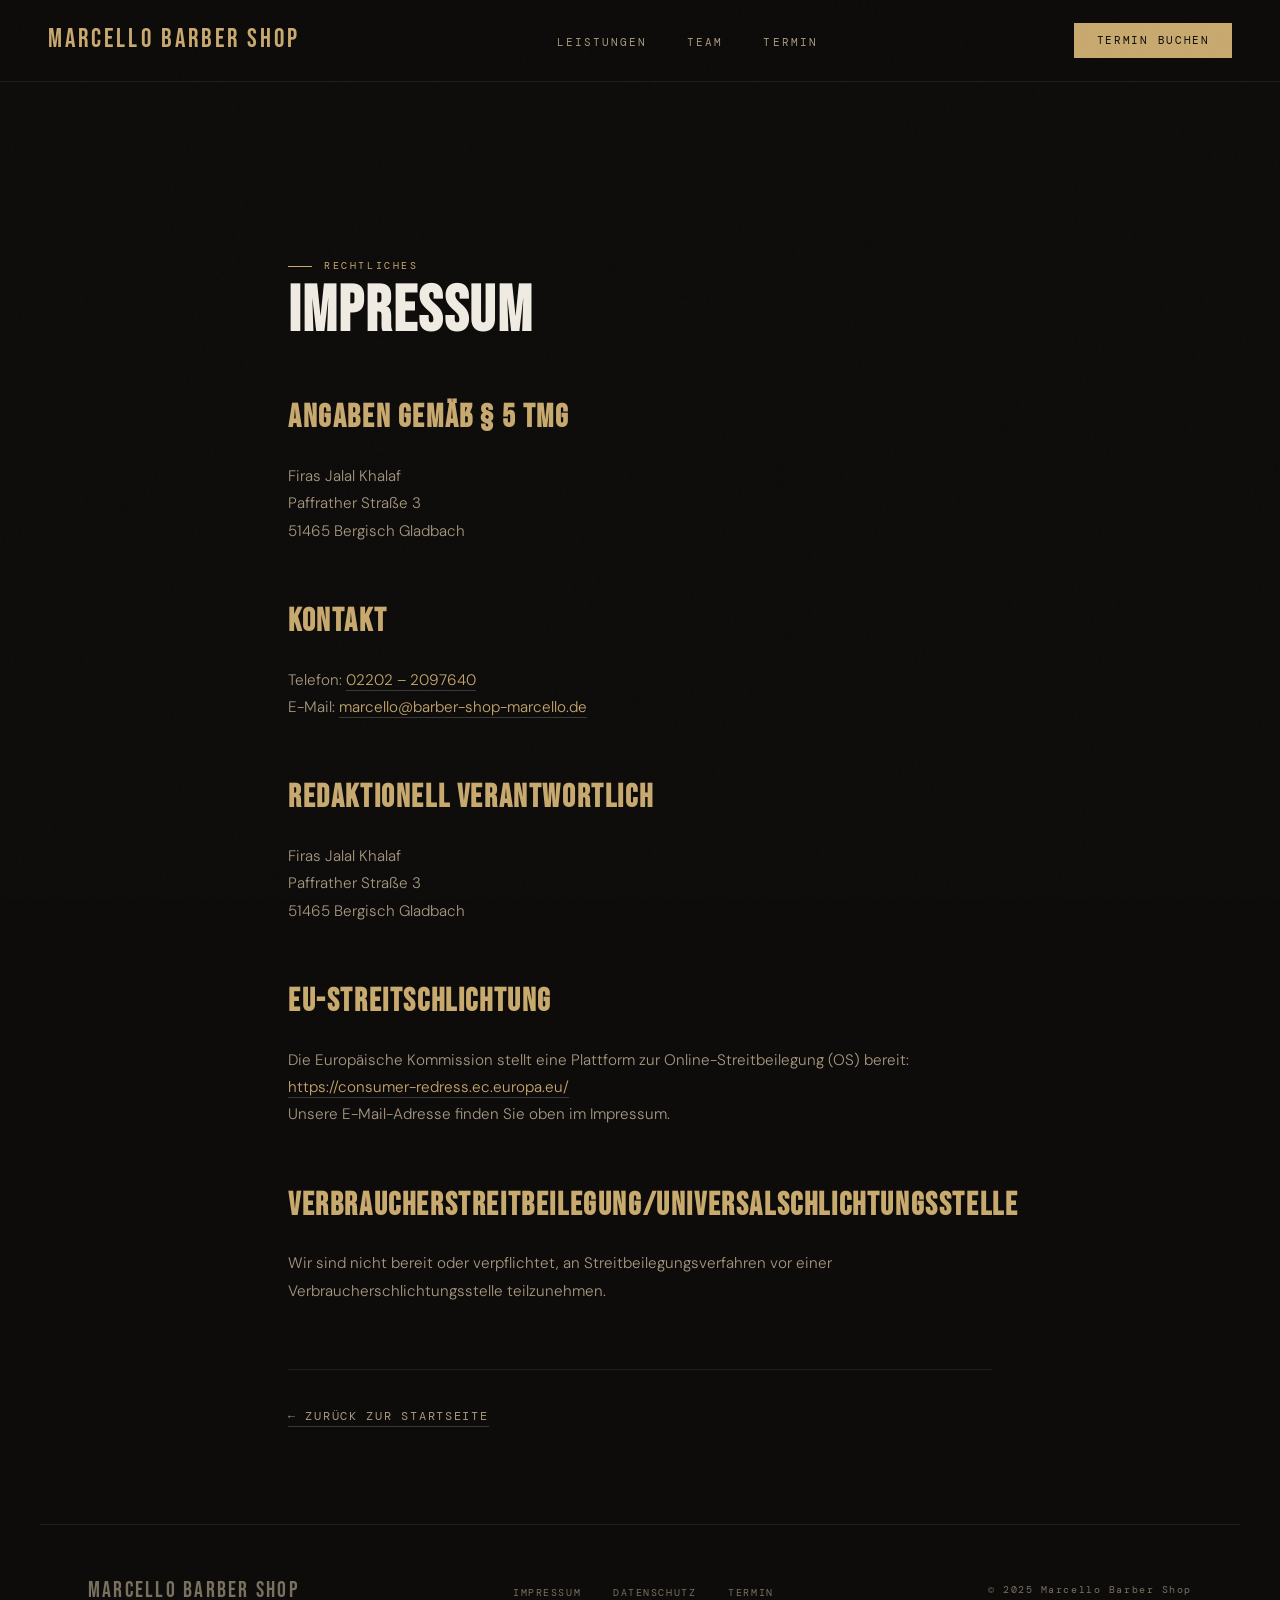
<file: impressum.html>
<!doctype html>
<html lang="de">
  <head>
    <meta charset="UTF-8" />
    <meta name="viewport" content="width=device-width, initial-scale=1.0" />
    <title>Impressum — Marcello Barber Shop</title>
    <link rel="stylesheet" href="./assets/styles/fonts.css" />
    <link rel="stylesheet" href="./assets/styles/style.css" />
  </head>
  <body>
    <!-- NAV -->
    <nav>
      <a class="nav-logo" href="./index.html">Marcello Barber Shop</a>
      <ul class="nav-links">
        <li><a href="./index.html#services">Leistungen</a></li>
        <li><a href="./index.html#team">Team</a></li>
        <li><a href="./index.html#booking">Termin</a></li>
      </ul>
      <a class="nav-cta" href="./index.html#booking">Termin buchen</a>
    </nav>

    <!-- LEGAL PAGE -->
    <section class="legal-page">
      <div class="legal-container">
        <div class="section-label">Rechtliches</div>
        <h1 class="legal-title">Impressum</h1>

        <div class="legal-content">
          <h2>Angaben gemäß § 5 TMG</h2>
          <p>
            Firas Jalal Khalaf<br>
            Paffrather Straße 3<br>
            51465 Bergisch Gladbach
          </p>

          <h2>Kontakt</h2>
          <p>
            Telefon: <a href="tel:+4902202209764">02202 – 2097640</a><br>
            E-Mail: <a href="mailto:marcello@barber-shop-marcello.de">marcello@barber-shop-marcello.de</a>
          </p>

          <!-- <h2>Umsatzsteuer-ID</h2>
          <p>
            Umsatzsteuer-Identifikationsnummer gemäß § 27 a Umsatzsteuergesetz:<br>
            [Ihre USt-IdNr.]
          </p> -->

          <!-- <h2>Berufsbezeichnung und berufsrechtliche Regelungen</h2>
          <p>
            Berufsbezeichnung: Friseurmeister<br>
            Zuständige Kammer: Handwerkskammer Köln<br>
            Verliehen in: Deutschland
          </p> -->

          <h2>Redaktionell verantwortlich</h2>
          <p>
            Firas Jalal Khalaf<br>
            Paffrather Straße 3<br>
            51465 Bergisch Gladbach
          </p>

          <h2>EU-Streitschlichtung</h2>
          <p>
            Die Europäische Kommission stellt eine Plattform zur Online-Streitbeilegung (OS) bereit:
            <a href="https://consumer-redress.ec.europa.eu/" target="_blank" rel="noopener noreferrer">https://consumer-redress.ec.europa.eu/</a><br>
            Unsere E-Mail-Adresse finden Sie oben im Impressum.
          </p>

          <h2>Verbraucherstreitbeilegung/Universalschlichtungsstelle</h2>
          <p>
            Wir sind nicht bereit oder verpflichtet, an Streitbeilegungsverfahren vor einer
            Verbraucherschlichtungsstelle teilzunehmen.
          </p>
        </div>

        <div class="legal-back">
          <a class="btn-secondary" href="./index.html">← Zurück zur Startseite</a>
        </div>
      </div>
    </section>

    <!-- FOOTER -->
    <footer>
      <div class="footer-logo">Marcello Barber Shop</div>
      <ul class="footer-links">
        <li><a href="./impressum.html">Impressum</a></li>
        <li><a href="./datenschutz.html">Datenschutz</a></li>
        <li><a href="./index.html#booking">Termin</a></li>
      </ul>
      <div class="footer-copy">© 2025 Marcello Barber Shop</div>
    </footer>
  </body>
</html>
</file>
<file: assets/styles/fonts.css>
/* Bebas Neue */
@font-face {
  font-family: 'Bebas Neue';
  src: url('../fonts/Bebas_Neue/BebasNeue-Regular.ttf') format('truetype');
  font-weight: 400;
  font-style: normal;
  font-display: swap;
}

/* DM Sans */
@font-face {
  font-family: 'DM Sans';
  src: url('../fonts/DM_Sans/static/DMSans-Light.ttf') format('truetype');
  font-weight: 300;
  font-style: normal;
  font-display: swap;
}

@font-face {
  font-family: 'DM Sans';
  src: url('../fonts/DM_Sans/static/DMSans-Regular.ttf') format('truetype');
  font-weight: 400;
  font-style: normal;
  font-display: swap;
}

@font-face {
  font-family: 'DM Sans';
  src: url('../fonts/DM_Sans/static/DMSans-Medium.ttf') format('truetype');
  font-weight: 500;
  font-style: normal;
  font-display: swap;
}

/* DM Mono */
@font-face {
  font-family: 'DM Mono';
  src: url('../fonts/DM_Mono/DMMono-Regular.ttf') format('truetype');
  font-weight: 400;
  font-style: normal;
  font-display: swap;
}

@font-face {
  font-family: 'DM Mono';
  src: url('../fonts/DM_Mono/DMMono-Medium.ttf') format('truetype');
  font-weight: 500;
  font-style: normal;
  font-display: swap;
}
</file>
<file: assets/styles/style.css>
/* Marcello Barber Shop - Main Stylesheet */
/* Imports all modular CSS files */

@import url("base.css");
@import url("navigation.css");
@import url("hero.css");
@import url("components.css");
@import url("sections.css");
@import url("legal.css");
@import url("footer.css");
@import url("responsive.css");
@import url("animation.css");
</file>
